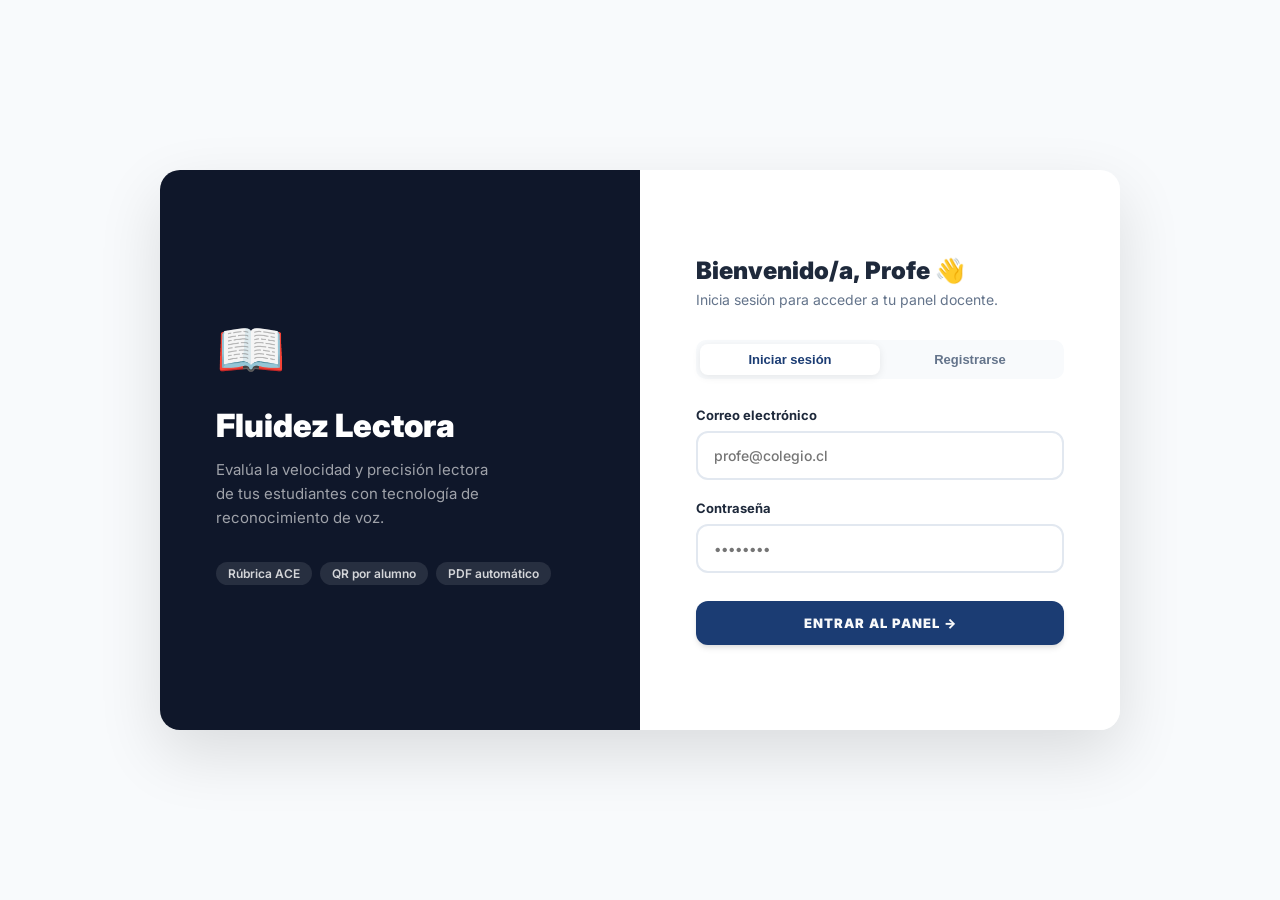
<file: frontend/login.html>
<!DOCTYPE html>
<html lang="es">
<head>
  <meta charset="UTF-8" />
  <meta name="viewport" content="width=device-width, initial-scale=1.0" />
  <title>Fluidez Lectora · Acceso Docente</title>
  <link rel="icon" href="data:image/svg+xml,<svg xmlns='http://www.w3.org/2000/svg' viewBox='0 0 100 100'><text y='.9em' font-size='90'>📖</text></svg>" />
  <link rel="preconnect" href="https://fonts.googleapis.com" />
  <link href="https://fonts.googleapis.com/css2?family=Inter:wght@400;500;700;900&display=swap" rel="stylesheet" />
  <link rel="stylesheet" href="src/styles.css?v=5" />
  <style>
    body { min-height: 100vh; display: flex; align-items: center; justify-content: center; background: var(--bg); font-family: var(--font-sans); }
    .login-wrapper { display: flex; width: 100%; max-width: 960px; min-height: 560px; box-shadow: 0 24px 64px rgba(0,0,0,0.12); border-radius: 20px; overflow: hidden; }
    .login-hero { flex: 1; background: var(--bg-sidebar); display: flex; flex-direction: column; justify-content: center; align-items: flex-start; padding: 56px; }
    .login-hero-icon { font-size: 56px; margin-bottom: 24px; }
    .login-hero h1 { font-size: 32px; font-weight: 900; color: white; margin-bottom: 12px; line-height: 1.2; }
    .login-hero p { color: rgba(255,255,255,0.6); font-size: 15px; line-height: 1.6; max-width: 280px; }
    .login-hero .badges { display: flex; gap: 8px; margin-top: 32px; flex-wrap: wrap; }
    .login-hero .badge { background: rgba(255,255,255,0.1); color: rgba(255,255,255,0.8); padding: 4px 12px; border-radius: 20px; font-size: 12px; font-weight: 600; }
    .login-form-panel { flex: 1; background: white; padding: 56px; display: flex; flex-direction: column; justify-content: center; }
    .login-form-panel h2 { font-size: 24px; font-weight: 900; color: var(--text); margin-bottom: 6px; }
    .login-form-panel p.sub { color: var(--text2); font-size: 14px; margin-bottom: 32px; }
    .tab-switch { display: flex; background: var(--bg); border-radius: 10px; padding: 4px; margin-bottom: 28px; }
    .tab-btn { flex: 1; padding: 8px; border: none; background: transparent; cursor: pointer; font-size: 13px; font-weight: 700; color: var(--text2); border-radius: 8px; transition: all 0.2s; }
    .tab-btn.active { background: white; color: var(--accent); box-shadow: 0 2px 8px rgba(0,0,0,0.08); }
    .form-panel { display: none; }
    .form-panel.active { display: block; }
    .login-error { background: #fef2f2; border: 1px solid #fecaca; color: #dc2626; padding: 10px 14px; border-radius: 8px; font-size: 13px; margin-bottom: 16px; display: none; }
    @media(max-width: 640px) { .login-hero { display: none; } .login-wrapper { border-radius: 0; min-height: 100vh; } .login-form-panel { padding: 32px 24px; } }
  </style>
</head>
<body>
  <div class="login-wrapper">
    <!-- Hero Panel -->
    <div class="login-hero">
      <div class="login-hero-icon">📖</div>
      <h1>Fluidez Lectora</h1>
      <p>Evalúa la velocidad y precisión lectora de tus estudiantes con tecnología de reconocimiento de voz.</p>
      <div class="badges">
        <span class="badge">Rúbrica ACE</span>
        <span class="badge">QR por alumno</span>
        <span class="badge">PDF automático</span>
      </div>
    </div>

    <!-- Form Panel -->
    <div class="login-form-panel">
      <h2>Bienvenido/a, Profe 👋</h2>
      <p class="sub">Inicia sesión para acceder a tu panel docente.</p>

      <div class="tab-switch">
        <button class="tab-btn active" onclick="switchTab('login')">Iniciar sesión</button>
        <button class="tab-btn" onclick="switchTab('register')">Registrarse</button>
      </div>

      <!-- Login -->
      <div class="form-panel active" id="panel-login">
        <div class="login-error" id="login-error"></div>
        <form onsubmit="doLogin(event)">
          <div class="form-group">
            <label class="form-label">Correo electrónico</label>
            <input type="email" class="form-input" id="login-email" placeholder="profe@colegio.cl" required autocomplete="email" />
          </div>
          <div class="form-group">
            <label class="form-label">Contraseña</label>
            <input type="password" class="form-input" id="login-password" placeholder="••••••••" required autocomplete="current-password" />
          </div>
          <button type="submit" class="btn btn-primary" id="btn-login" style="width: 100%; padding: 14px; margin-top: 8px;">
            Entrar al panel →
          </button>
        </form>
      </div>

      <!-- Register -->
      <div class="form-panel" id="panel-register">
        <div class="login-error" id="register-error"></div>
        <form onsubmit="doRegister(event)">
          <div class="form-group">
            <label class="form-label">Nombre completo</label>
            <input type="text" class="form-input" id="reg-nombre" placeholder="Nombre Apellido" required />
          </div>
          <div class="form-group">
            <label class="form-label">Correo electrónico</label>
            <input type="email" class="form-input" id="reg-email" placeholder="profe@colegio.cl" required autocomplete="email" />
          </div>
          <div class="form-group">
            <label class="form-label">Contraseña</label>
            <input type="password" class="form-input" id="reg-password" placeholder="Mínimo 6 caracteres" required minlength="6" autocomplete="new-password" />
          </div>
          <button type="submit" class="btn btn-primary" id="btn-register" style="width: 100%; padding: 14px; margin-top: 8px;">
            Crear cuenta →
          </button>
        </form>
      </div>
    </div>
  </div>

  <script src="src/api.js?v=26"></script>
  <script>
    // Redirect if already logged in
    if (localStorage.getItem('fl_token')) {
      window.location.href = '/';
    }

    function switchTab(tab) {
      document.querySelectorAll('.tab-btn').forEach((b, i) => b.classList.toggle('active', (i === 0) === (tab === 'login')));
      document.getElementById('panel-login').classList.toggle('active', tab === 'login');
      document.getElementById('panel-register').classList.toggle('active', tab === 'register');
    }

    function showError(id, msg) {
      const el = document.getElementById(id);
      el.textContent = msg;
      el.style.display = 'block';
    }

    async function doLogin(e) {
      e.preventDefault();
      document.getElementById('login-error').style.display = 'none';
      const btn = document.getElementById('btn-login');
      btn.textContent = 'Entrando...'; btn.disabled = true;
      try {
        const res = await api.login(
          document.getElementById('login-email').value,
          document.getElementById('login-password').value
        );
        localStorage.setItem('fl_token', res.access_token);
        localStorage.setItem('fl_usuario', JSON.stringify(res.usuario));
        window.location.href = '/';
      } catch (err) {
        showError('login-error', 'Correo o contraseña incorrectos. Verifica tus datos e intenta nuevamente.');
        btn.textContent = 'Entrar al panel →'; btn.disabled = false;
      }
    }

    async function doRegister(e) {
      e.preventDefault();
      document.getElementById('register-error').style.display = 'none';
      const btn = document.getElementById('btn-register');
      btn.textContent = 'Creando cuenta...'; btn.disabled = true;
      try {
        const res = await api.register(
          document.getElementById('reg-nombre').value,
          document.getElementById('reg-email').value,
          document.getElementById('reg-password').value
        );
        localStorage.setItem('fl_token', res.access_token);
        localStorage.setItem('fl_usuario', JSON.stringify(res.usuario));
        window.location.href = '/';
      } catch (err) {
        // Intentar extraer el mensaje del backend
        let msg = 'No se pudo crear la cuenta.';
        try {
          const body = JSON.parse(err.message);
          if (body.detail) msg = body.detail;
        } catch (_) {}
        showError('register-error', msg);
        btn.textContent = 'Crear cuenta →'; btn.disabled = false;
      }
    }
  </script>
</body>
</html>
</file>
<file: frontend/src/styles.css>
/* ════════════════════════════════════════════════
   FluidezIA — Design System (ProfeIC Light Mode)
   ════════════════════════════════════════════════ */
@import url('https://fonts.googleapis.com/css2?family=Inter:wght@400;500;700;900&family=Merriweather:wght@400;700&display=swap');

:root {
  --bg: #f8fafc;
  --bg-sidebar: #0F172A; /* Sidebar is slate-900 per SaaS Enterprise */
  --surface: #ffffff;
  --border: #e2e8f0;
  --accent: #1B3C73; /* Navy */
  --accent-hover: #2A59A8;
  --accent2: #f2ae60; /* Gold */
  --success: #10B981;
  --warning: #F59E0B;
  --danger: #EF4444;
  --text: #1e293b;
  --text2: #64748b;
  --text-light: #f8f9fa;
  --sidebar-w: 260px;
  --radius: 16px;
  --radius-sm: 12px;
  --radius-lg: 24px;
  --shadow-sm: 0 1px 2px 0 rgba(0, 0, 0, 0.05);
  --shadow: 0 4px 6px -1px rgba(0, 0, 0, 0.1), 0 2px 4px -1px rgba(0, 0, 0, 0.06);
  --shadow-lg: 0 10px 15px -3px rgba(0, 0, 0, 0.1), 0 4px 6px -2px rgba(0, 0, 0, 0.05);
  --shadow-xl: 0 20px 25px -5px rgba(0, 0, 0, 0.1), 0 10px 10px -5px rgba(0, 0, 0, 0.04);
}

*, *::before, *::after { box-sizing: border-box; margin: 0; padding: 0; }

html, body {
  font-family: 'Inter', system-ui, sans-serif;
  background: var(--bg);
  color: var(--text);
  min-height: 100vh;
  overflow-x: hidden;
}

.hidden { display: none !important; }

/* ── SIDEBAR ───────────────────────────────────── */
.sidebar {
  position: fixed; top: 0; left: 0;
  width: var(--sidebar-w); height: 100vh;
  background: var(--bg-sidebar);
  border-right: 1px solid rgba(255,255,255,0.05);
  display: flex; flex-direction: column;
  padding: 24px 16px;
  z-index: 100;
  transition: transform .3s ease;
  color: var(--text-light);
}

.sidebar-logo { display: flex; align-items: center; gap: 12px; margin-bottom: 36px; padding: 0 8px; }
.logo-icon { font-size: 28px; }
.logo-title { font-size: 18px; font-weight: 900; color: var(--text-light); }
.logo-sub { font-size: 10px; color: var(--accent2); font-weight: 900; text-transform: uppercase; letter-spacing: 1.5px; }

.sidebar-nav { display: flex; flex-direction: column; gap: 4px; flex: 1; }
.nav-item {
  display: flex; align-items: center; gap: 10px;
  padding: 12px 16px; border-radius: var(--radius-sm);
  background: none; border: none; cursor: pointer;
  color: #94A3B8; font-family: inherit; font-size: 14px; font-weight: 500;
  transition: all .2s; text-align: left; width: 100%;
}
.nav-item:hover { background: rgba(255,255,255,0.05); color: var(--text-light); }
.nav-item.active { background: var(--accent); color: var(--text-light); }
.nav-icon { font-size: 18px; }

.sidebar-footer { padding-top: 16px; border-top: 1px solid rgba(255,255,255,0.1); }
.btn-student-mode {
  display: flex; align-items: center; justify-content: center; gap: 8px;
  padding: 12px 16px; border-radius: var(--radius-sm);
  background: var(--accent2);
  color: #1e293b; font-weight: 900; font-size: 12px;
  text-transform: uppercase; letter-spacing: 1px;
  text-decoration: none; transition: opacity .2s;
}
.btn-student-mode:hover { opacity: .85; }

/* ── TOPBAR ────────────────────────────────────── */
.main-content {
  margin-left: var(--sidebar-w);
  min-height: 100vh;
  display: flex; flex-direction: column;
}
.topbar {
  display: flex; align-items: center; justify-content: space-between;
  padding: 16px 32px;
  background: rgba(248,250,252,0.8);
  backdrop-filter: blur(12px);
  border-bottom: 1px solid var(--border);
  position: sticky; top: 0; z-index: 50;
}
.topbar-title { font-size: 20px; font-weight: 900; color: var(--text); }
.topbar-left { display: flex; align-items: center; gap: 16px; }
.menu-toggle { display: none; background: none; border: none; color: var(--text); font-size: 22px; cursor: pointer; }

.status-indicator { display: flex; align-items: center; gap: 8px; }
.dot { width: 8px; height: 8px; border-radius: 50%; background: var(--text2); }
.dot.ok { background: var(--success); box-shadow: 0 0 8px var(--success); }
.dot.error { background: var(--danger); }
.label { font-size: 12px; font-weight: 700; color: var(--text2); text-transform: uppercase; letter-spacing: 1px; }

/* ── SECTIONS ──────────────────────────────────── */
.section { padding: 32px; flex: 1; }
.section-header {
  display: flex; align-items: flex-start; justify-content: space-between;
  margin-bottom: 28px; gap: 16px;
}
.section-header h2 { font-size: 24px; font-weight: 900; color: var(--text); }
.section-desc { color: var(--text2); font-size: 14px; margin-top: 4px; }

/* ── CARDS GRID ────────────────────────────────── */
.cards-grid {
  display: grid;
  grid-template-columns: repeat(auto-fill, minmax(280px, 1fr));
  gap: 20px;
}
.card {
  background: var(--surface);
  border: 1px solid var(--border);
  border-radius: var(--radius);
  padding: 24px;
  transition: transform .2s, box-shadow .2s;
  box-shadow: var(--shadow-sm);
}
.card:hover { transform: translateY(-2px); box-shadow: var(--shadow-lg); }
.card-badge {
  display: inline-block; padding: 4px 10px; border-radius: 8px;
  background: #EFF6FF; color: var(--accent); border: 1px solid #DBEAFE;
  font-size: 10px; font-weight: 900; text-transform: uppercase;
  letter-spacing: 1px; margin-bottom: 12px;
}
.card-title { font-size: 16px; font-weight: 700; margin-bottom: 8px; color: var(--text); }
.card-excerpt { font-size: 13px; color: var(--text2); line-height: 1.5; margin-bottom: 16px; }
.card-footer { display: flex; align-items: center; justify-content: space-between; }

/* ── BUTTONS ───────────────────────────────────── */
.btn {
  display: inline-flex; align-items: center; justify-content: center; gap: 8px;
  padding: 12px 20px; border-radius: var(--radius-sm);
  border: none; cursor: pointer;
  font-family: inherit; font-size: 13px; font-weight: 900;
  text-transform: uppercase; letter-spacing: 1px;
  transition: all .2s;
}
.btn-primary { 
  background: var(--accent); color: var(--text-light);
  box-shadow: var(--shadow);
}
.btn-primary:hover { background: var(--accent-hover); transform: scale(0.98); box-shadow: var(--shadow-lg); }
.btn-ghost { background: var(--surface); color: var(--text); border: 1px solid var(--border); }
.btn-ghost:hover { background: #f1f5f9; }
.btn-sm { padding: 8px 12px; font-size: 10px; border-radius: 8px; }
.btn-large { padding: 16px 32px; font-size: 14px; border-radius: var(--radius); }

/* ── TABLE ─────────────────────────────────────── */
.table-container { overflow-x: auto; border-radius: var(--radius); border: 1px solid var(--border); background: var(--surface); box-shadow: var(--shadow); }
.data-table { width: 100%; border-collapse: collapse; }
.data-table th {
  padding: 16px; text-align: left;
  font-size: 11px; font-weight: 900; color: var(--text2);
  text-transform: uppercase; letter-spacing: 1px;
  background: #f8fafc; border-bottom: 1px solid var(--border);
}
.data-table td { padding: 16px; border-bottom: 1px solid var(--border); font-size: 14px; color: var(--text); }
.data-table tr:last-child td { border-bottom: none; }
.data-table tr:hover td { background: #f8fafc; }
.empty-cell { text-align: center; color: var(--text2); padding: 32px !important; }

/* ── CHIPS ─────────────────────────────────────── */
.chip {
  display: inline-block; padding: 4px 10px;
  border-radius: 8px; font-size: 10px; font-weight: 900;
  text-transform: uppercase; letter-spacing: 1px;
  background: #f1f5f9; border: 1px solid var(--border);
}
.chip.nivel-bajo { background: #fef2f2; color: var(--danger); border-color: #fca5a5; }
.chip.nivel-en_desarrollo { background: #fffbeb; color: var(--warning); border-color: #fcd34d; }
.chip.nivel-logrado { background: #ecfdf5; color: var(--success); border-color: #6ee7b7; }
.chip.nivel-avanzado { background: #eff6ff; color: var(--accent); border-color: #bfdbfe; }

/* ── FORMS ─────────────────────────────────────── */
.form-group { display: flex; flex-direction: column; gap: 8px; margin-bottom: 20px; }
.form-row { display: grid; grid-template-columns: 1fr 1fr; gap: 16px; }
.form-label { font-size: 13px; font-weight: 700; color: var(--text); }
.form-input, .form-select, .form-textarea {
  background: var(--surface); border: 2px solid var(--border);
  border-radius: var(--radius-sm); color: var(--text);
  font-family: inherit; font-size: 14px; padding: 14px 16px;
  transition: all .2s; outline: none; font-weight: 500;
  width: 100%;
}
.form-input:focus, .form-select:focus, .form-textarea:focus { border-color: var(--accent2); box-shadow: 0 0 0 4px rgba(242, 174, 96, 0.2); }
.form-select.large { font-size: 16px; padding: 16px; }
.form-textarea { resize: vertical; min-height: 120px; }
.word-count { font-size: 11px; color: var(--text2); text-align: right; font-weight: 700; }

/* ── MODALS ────────────────────────────────────── */
.modal-overlay {
  position: fixed; inset: 0;
  background: rgba(15, 23, 42, 0.6); backdrop-filter: blur(4px);
  display: flex; align-items: center; justify-content: center;
  z-index: 200; padding: 16px;
}
.modal {
  background: var(--surface); border: 1px solid var(--border);
  border-radius: var(--radius-lg); padding: 32px; width: 100%;
  max-width: 1250px; max-height: 92vh; overflow-y: auto;
  box-shadow: var(--shadow-xl);
}
.modal-lg { max-width: 1250px; }
.modal-content { max-width: 1250px; width: 100%; }
.modal-header { display: flex; align-items: center; justify-content: space-between; margin-bottom: 24px; }
.modal-header h3 { font-size: 20px; font-weight: 900; color: var(--text); }
.modal-close { background: #f1f5f9; border-radius: 50%; width: 32px; height: 32px; display: flex; align-items: center; justify-content: center; border: none; color: var(--text2); font-size: 16px; cursor: pointer; transition: all .2s; }
.modal-close:hover { background: #fee2e2; color: var(--danger); }
.modal-actions { display: flex; gap: 12px; justify-content: flex-end; margin-top: 24px; }

/* ── WIZARD (Sesión) ───────────────────────────── */
.sesion-wizard { display: flex; flex-direction: column; gap: 20px; max-width: 680px; }
.wizard-step {
  background: var(--surface); border: 1px solid var(--border);
  border-radius: var(--radius); padding: 24px; box-shadow: var(--shadow-sm);
}
.step-header { display: flex; align-items: center; gap: 16px; margin-bottom: 20px; }
.step-number {
  width: 36px; height: 36px; border-radius: 50%;
  background: var(--accent); color: var(--text-light);
  display: flex; align-items: center; justify-content: center;
  font-weight: 900; font-size: 16px; flex-shrink: 0;
}
.step-header h3 { font-size: 16px; font-weight: 900; color: var(--text); }
.step-header p { font-size: 13px; color: var(--text2); margin-top: 2px; }
.texto-preview { margin-top: 16px; background: #f8fafc; border-radius: var(--radius-sm); padding: 20px; border: 1px solid var(--border); }
.preview-label { font-size: 10px; color: var(--accent); font-weight: 900; text-transform: uppercase; letter-spacing: 1px; margin-bottom: 12px; }
.preview-content { font-family: 'Merriweather', serif; font-size: 15px; line-height: 1.8; color: var(--text); }
.preview-meta { font-size: 12px; color: var(--text2); margin-top: 12px; font-weight: 700; }
.sesion-actions { display: flex; flex-direction: column; gap: 16px; }
.link-box {
  display: flex; align-items: center; gap: 12px;
  background: #f8fafc; border-radius: var(--radius-sm); padding: 12px 16px;
  border: 1px solid var(--border);
}
.link-box code { font-size: 12px; color: var(--accent); font-weight: 700; flex: 1; word-break: break-all; }
.link-label { font-size: 13px; color: var(--text2); font-weight: 700; }

/* ── FILTROS ───────────────────────────────────── */
.filtros-bar { display: flex; gap: 12px; margin-bottom: 20px; }

/* ── EMPTY STATE ───────────────────────────────── */
.empty-state {
  grid-column: 1 / -1;
  text-align: center; padding: 64px 24px;
  color: var(--text2);
  background: var(--surface); border-radius: var(--radius); border: 2px dashed var(--border);
}
.empty-icon { font-size: 48px; margin-bottom: 16px; }

/* ── TOAST ─────────────────────────────────────── */
.toast {
  position: fixed; bottom: 24px; right: 24px;
  background: var(--text); color: var(--text-light);
  border-radius: var(--radius-sm); padding: 16px 24px;
  font-size: 14px; font-weight: 700;
  transform: translateY(100px); opacity: 0;
  transition: all .3s; z-index: 999; pointer-events: none;
  box-shadow: var(--shadow-lg);
}
.toast.show { transform: translateY(0); opacity: 1; }
.toast.success { border-bottom: 4px solid var(--success); }
.toast.error { border-bottom: 4px solid var(--danger); }

/* ════════════════════════════════════════════════
   PANTALLA ESTUDIANTE
   ════════════════════════════════════════════════ */
[data-view="estudiante"] { background: var(--bg); }

.student-screen {
  min-height: 100vh; display: flex;
  align-items: center; justify-content: center;
  padding: 24px;
}

/* Espera */
.student-hero { text-align: center; max-width: 400px; }
.student-mascot { font-size: 80px; animation: float 3s ease-in-out infinite; margin-bottom: 24px; }
@keyframes float { 0%,100%{transform:translateY(0)} 50%{transform:translateY(-12px)} }
.student-greeting { font-size: 36px; font-weight: 900; margin-bottom: 8px; color: var(--accent); }
.student-subtitle { font-size: 18px; color: var(--text2); margin-bottom: 32px; font-weight: 500; }
.loading-dots { display: flex; justify-content: center; gap: 8px; margin-bottom: 16px; }
.loading-dots span {
  width: 12px; height: 12px; border-radius: 50%;
  background: var(--accent2); animation: bounce 1.2s infinite;
}
.loading-dots span:nth-child(2) { animation-delay: .2s; }
.loading-dots span:nth-child(3) { animation-delay: .4s; }
@keyframes bounce { 0%,100%{transform:scale(.8);opacity:.5} 50%{transform:scale(1.2);opacity:1} }
.wait-text { font-size: 14px; color: var(--text2); font-weight: 700; }

/* Lectura */
.lectura-container { width: 100%; max-width: 800px; }
.lectura-header {
  display: flex; align-items: center; justify-content: space-between;
  margin-bottom: 24px;
}
.lectura-badge { display: flex; align-items: center; gap: 10px; font-size: 18px; font-weight: 900; color: var(--accent); }
.badge-icon { font-size: 24px; }
.lectura-info { font-size: 14px; color: var(--text2); font-weight: 700; }

.texto-display {
  background: var(--surface);
  border: 1px solid var(--border);
  border-radius: var(--radius-lg); padding: 48px;
  font-family: 'Merriweather', serif;
  font-size: 28px; line-height: 2.2;
  font-weight: 400; text-align: justify;
  margin-bottom: 32px;
  box-shadow: var(--shadow-lg);
  min-height: 200px;
  color: #334155;
}
.texto-display .palabra { transition: background .2s; cursor: default; border-radius: 4px; }

/* Grabación */
.recording-panel {
  background: var(--surface); border: 1px solid var(--border);
  border-radius: var(--radius-lg); padding: 32px; text-align: center;
  box-shadow: var(--shadow);
}
.rec-instructions { font-size: 16px; font-weight: 500; color: var(--text2); margin-bottom: 24px; }
.btn-record {
  display: inline-flex; flex-direction: column; align-items: center; gap: 8px;
  padding: 24px 48px; border-radius: var(--radius-lg); border: none; cursor: pointer;
  background: var(--accent); color: var(--text-light);
  font-family: inherit; font-size: 18px; font-weight: 900; text-transform: uppercase; letter-spacing: 1px;
  transition: all .2s; box-shadow: var(--shadow-lg);
}
.btn-record:hover { transform: scale(0.98); background: var(--accent-hover); box-shadow: var(--shadow-xl); }
.btn-stop { background: var(--danger); }
.btn-stop:hover { background: #b91c1c; }
.record-icon { font-size: 36px; }

/* Pulse animation */
.recording-indicator { position: relative; width: 80px; height: 80px; margin: 0 auto 16px; }
.pulse-ring {
  position: absolute; inset: 0; border-radius: 50%;
  border: 4px solid var(--danger); animation: pulse-ring 1.5s ease infinite;
}
@keyframes pulse-ring { 0%{transform:scale(.8);opacity:1} 100%{transform:scale(1.4);opacity:0} }
.pulse-core { position: absolute; inset: 12px; display: flex; align-items: center; justify-content: center; font-size: 36px; }
.timer-display { font-size: 40px; font-weight: 900; color: var(--danger); margin: 8px 0 16px; }
.rec-status-text { font-size: 18px; font-weight: 900; margin-bottom: 8px; color: var(--text); }
.rec-status-sub { font-size: 14px; color: var(--text2); margin-bottom: 20px; font-weight: 500; }

/* Wave bars */
.wave-bars { display: flex; gap: 6px; align-items: flex-end; height: 60px; margin: 0 auto 16px; width: fit-content; }
.wave-bars div {
  width: 8px; border-radius: 4px;
  background: var(--accent2);
  animation: wave 1s ease-in-out infinite;
}
.wave-bars div:nth-child(1){height:30px;animation-delay:0s}
.wave-bars div:nth-child(2){height:50px;animation-delay:.1s}
.wave-bars div:nth-child(3){height:40px;animation-delay:.2s}
.wave-bars div:nth-child(4){height:55px;animation-delay:.3s}
.wave-bars div:nth-child(5){height:35px;animation-delay:.4s}
@keyframes wave { 0%,100%{transform:scaleY(.6)} 50%{transform:scaleY(1.2)} }

/* Procesando */
.procesando-animation { margin-bottom: 16px; }

/* ── RESULTADO ESTUDIANTE ──────────────────────── */
.resultado-container { width: 100%; max-width: 700px; }
.resultado-header { text-align: center; margin-bottom: 32px; }
.resultado-mascot { font-size: 72px; margin-bottom: 16px; animation: float 3s ease-in-out infinite; }
.resultado-title { font-size: 32px; font-weight: 900; margin-bottom: 8px; color: var(--text); }
.resultado-subtitle { font-size: 16px; color: var(--text2); font-weight: 500; }

.metricas-grid { display: grid; grid-template-columns: repeat(3,1fr); gap: 16px; margin-bottom: 32px; }
.metrica-card {
  background: var(--surface); border: 1px solid var(--border);
  border-radius: var(--radius); padding: 24px; text-align: center;
  box-shadow: var(--shadow-sm);
}
.metrica-card.primary { border-color: #bfdbfe; background: #eff6ff; }
.metrica-valor { font-size: 36px; font-weight: 900; color: var(--accent); }
.metrica-card.primary .metrica-valor { font-size: 44px; color: var(--accent); }
.metrica-label { font-size: 11px; font-weight: 900; text-transform: uppercase; letter-spacing: 1px; color: var(--text2); margin: 8px 0 2px; }
.metrica-sublabel { font-size: 11px; color: var(--text2); opacity: .8; font-weight: 500; }

.nivel-container { margin-bottom: 32px; background: var(--surface); padding: 24px; border-radius: var(--radius); border: 1px solid var(--border); box-shadow: var(--shadow-sm); text-align: center; }
.nivel-track { height: 12px; background: #f1f5f9; border-radius: 6px; overflow: hidden; margin-bottom: 12px; }
.nivel-fill { height: 100%; border-radius: 6px; background: linear-gradient(90deg, var(--danger), var(--warning), var(--success), var(--accent)); transition: width 1s ease; }
.nivel-labels { display: flex; justify-content: space-between; font-size: 11px; font-weight: 700; color: var(--text2); }
.nivel-badge {
  display: inline-block; margin-top: 16px;
  padding: 8px 20px; border-radius: 24px;
  background: #eff6ff; color: var(--accent);
  font-weight: 900; font-size: 14px; border: 1px solid #bfdbfe;
  text-transform: uppercase; letter-spacing: 1px;
}

.texto-anotado-section { margin-bottom: 32px; }
.texto-anotado-section h3 { font-size: 16px; font-weight: 900; margin-bottom: 16px; color: var(--text); }
.leyenda-errores { display: flex; gap: 16px; margin-bottom: 16px; flex-wrap: wrap; }
.legend-item { display: flex; align-items: center; gap: 8px; font-size: 12px; font-weight: 700; color: var(--text2); }
.mark-sustitucion { display: inline-block; width: 14px; height: 14px; background: #fef3c7; border-radius: 4px; border: 2px solid var(--warning); }
.mark-omision { display: inline-block; width: 14px; height: 14px; background: #fee2e2; border-radius: 4px; border: 2px solid var(--danger); }
.mark-insercion { display: inline-block; width: 14px; height: 14px; background: #ffedd5; border-radius: 4px; border: 2px solid var(--accent2); }

.texto-anotado {
  background: var(--surface); border: 1px solid var(--border);
  border-radius: var(--radius-lg); padding: 32px;
  font-family: 'Merriweather', serif;
  font-size: 20px; line-height: 2.2; color: #334155;
  box-shadow: var(--shadow-sm);
}
.word-ok { color: var(--text); }
.word-error { padding: 2px 4px; border-radius: 6px; font-family: 'Inter', sans-serif; font-weight: 700; }
.word-error.omision { background: #fee2e2; text-decoration: line-through; color: var(--danger); }
.word-error.sustitucion { background: #fef3c7; color: var(--warning); }
.word-error.insercion { background: #ffedd5; color: var(--accent2); }

.resultado-actions { display: flex; gap: 16px; justify-content: center; padding-top: 16px; }

/* ── RESPONSIVE ────────────────────────────────── */
@media (max-width: 768px) {
  .sidebar { transform: translateX(-100%); }
  .sidebar.open { transform: translateX(0); }
  .main-content { margin-left: 0; }
  .menu-toggle { display: block; }
  .section { padding: 20px 16px; }
  .topbar { padding: 14px 16px; }
  .metricas-grid { grid-template-columns: 1fr; }
  .form-row { grid-template-columns: 1fr; }
  .texto-display { font-size: 22px; padding: 24px; }
  .texto-anotado { font-size: 18px; padding: 20px; }
}
</file>
